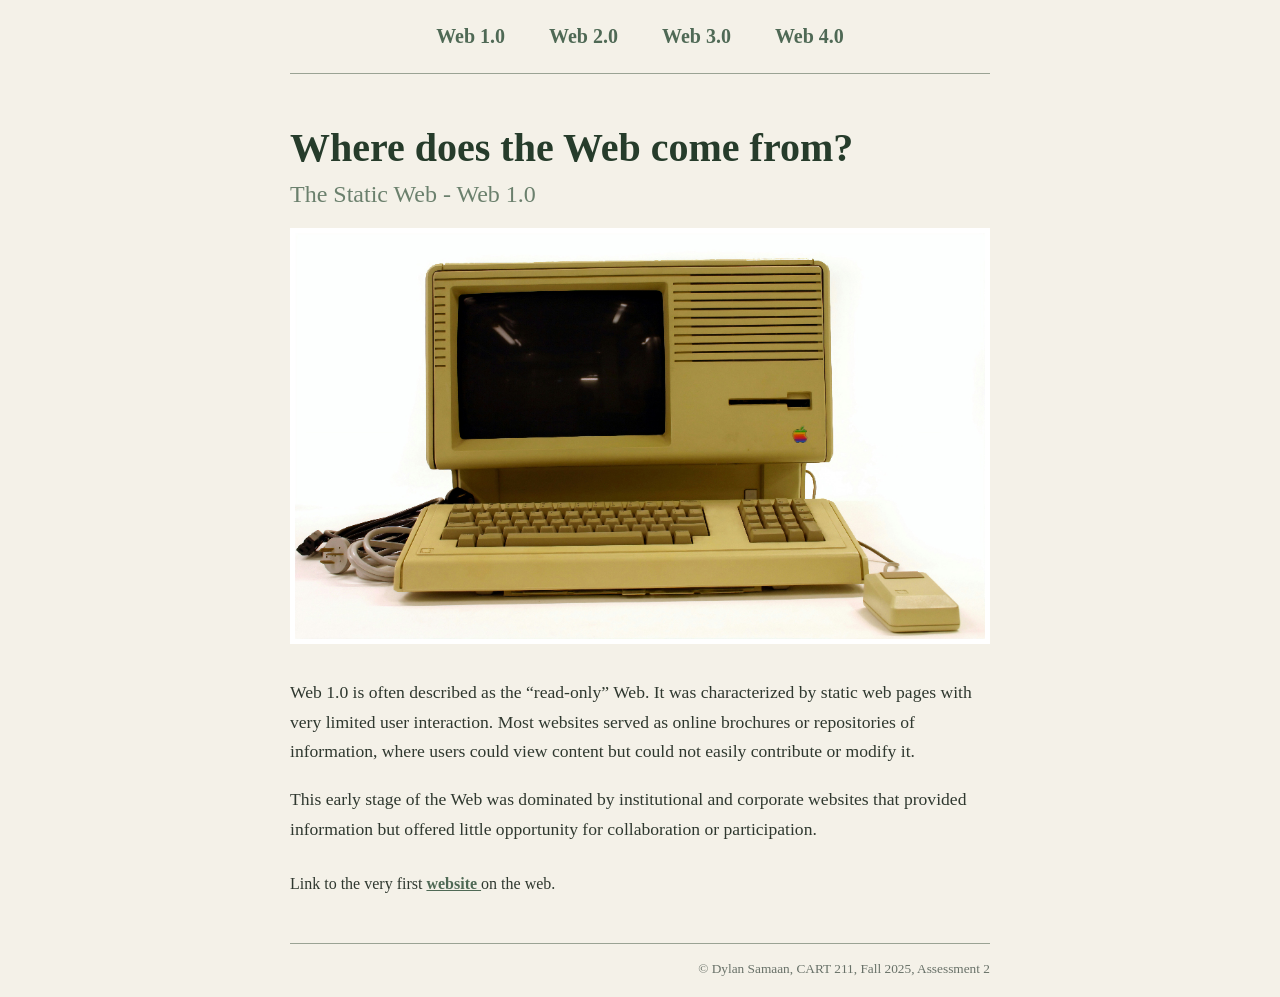
<file: assessment2/index.html>
<!DOCTYPE html>
<html lang="en">

<head>
    <meta charset="UTF-8">
    <meta name="viewport" content="width=device-width, initial-scale=1.0">
    <title>Origins of the Web</title>
</head>

<body style="font-family: Georgia; background-color: #f4f1e8; color: #2f382f; margin: 0;">

    <nav style="width: 700px; margin: auto; padding: 25px 0; border-bottom: 1px solid #9aa394; text-align: center;">
        <a href="index.html"
            style="text-decoration: none; color: #4f6955; font-size: 125%; font-weight: bold; padding: 20px;">Web
            1.0</a>
        <a href="web2.html"
            style="text-decoration: none; color: #4f6955; font-size: 125%; font-weight: bold; padding: 20px;">Web
            2.0</a>
        <a href="web3.html"
            style="text-decoration: none; color: #4f6955; font-size: 125%; font-weight: bold; padding: 20px;">Web
            3.0</a>
        <a href="web4.html"
            style="text-decoration: none; color: #4f6955; font-size: 125%; font-weight: bold; padding: 20px;">Web
            4.0</a>
    </nav>

    <header style="width: 700px; margin: 50px auto 25px auto;">

        <h1 style="font-size: 250%; color: #263c2b; margin-bottom: 10px;">
            Where does the Web come from?
        </h1>

        <h2 style="color: #6b806d; font-weight: normal; margin-top: 0;">
            The Static Web - Web 1.0
        </h2>

        <img src="apple-lisa.jpg" width="700px" style="border: 5px solid #ffffff; box-sizing: border-box;" alt="Apple Lisa computer">

    </header>

    <main style="width: 700px; margin: 30px auto;">

        <p style="font-size: 110%; line-height: 1.7;">
            Web 1.0 is often described as the “read-only” Web. It was characterized by static web pages with very
            limited user
            interaction. Most websites served as online brochures or repositories of information, where users could view
            content but
            could not easily contribute or modify it.
        </p>

        <p style="font-size: 110%; line-height: 1.7;">
            This early stage of the Web was dominated by institutional and corporate websites that provided information
            but offered
            little opportunity for collaboration or participation.
        </p>

        <p style="margin-top: 30px;">
            Link to the very first
            <a href="https://info.cern.ch/" target="_blank" style="color: #4f6955; font-weight: bold;">
                website
            </a>
            on the web.
        </p>

    </main>

    <footer
        style="width: 700px; margin: 50px auto 20px auto; padding-top: 15px; border-top: 1px solid #9aa394; text-align: right; color: #687168;">
        <small>© Dylan Samaan, CART 211, Fall 2025, Assessment 2</small>
    </footer>

</body>

</html>
</file>
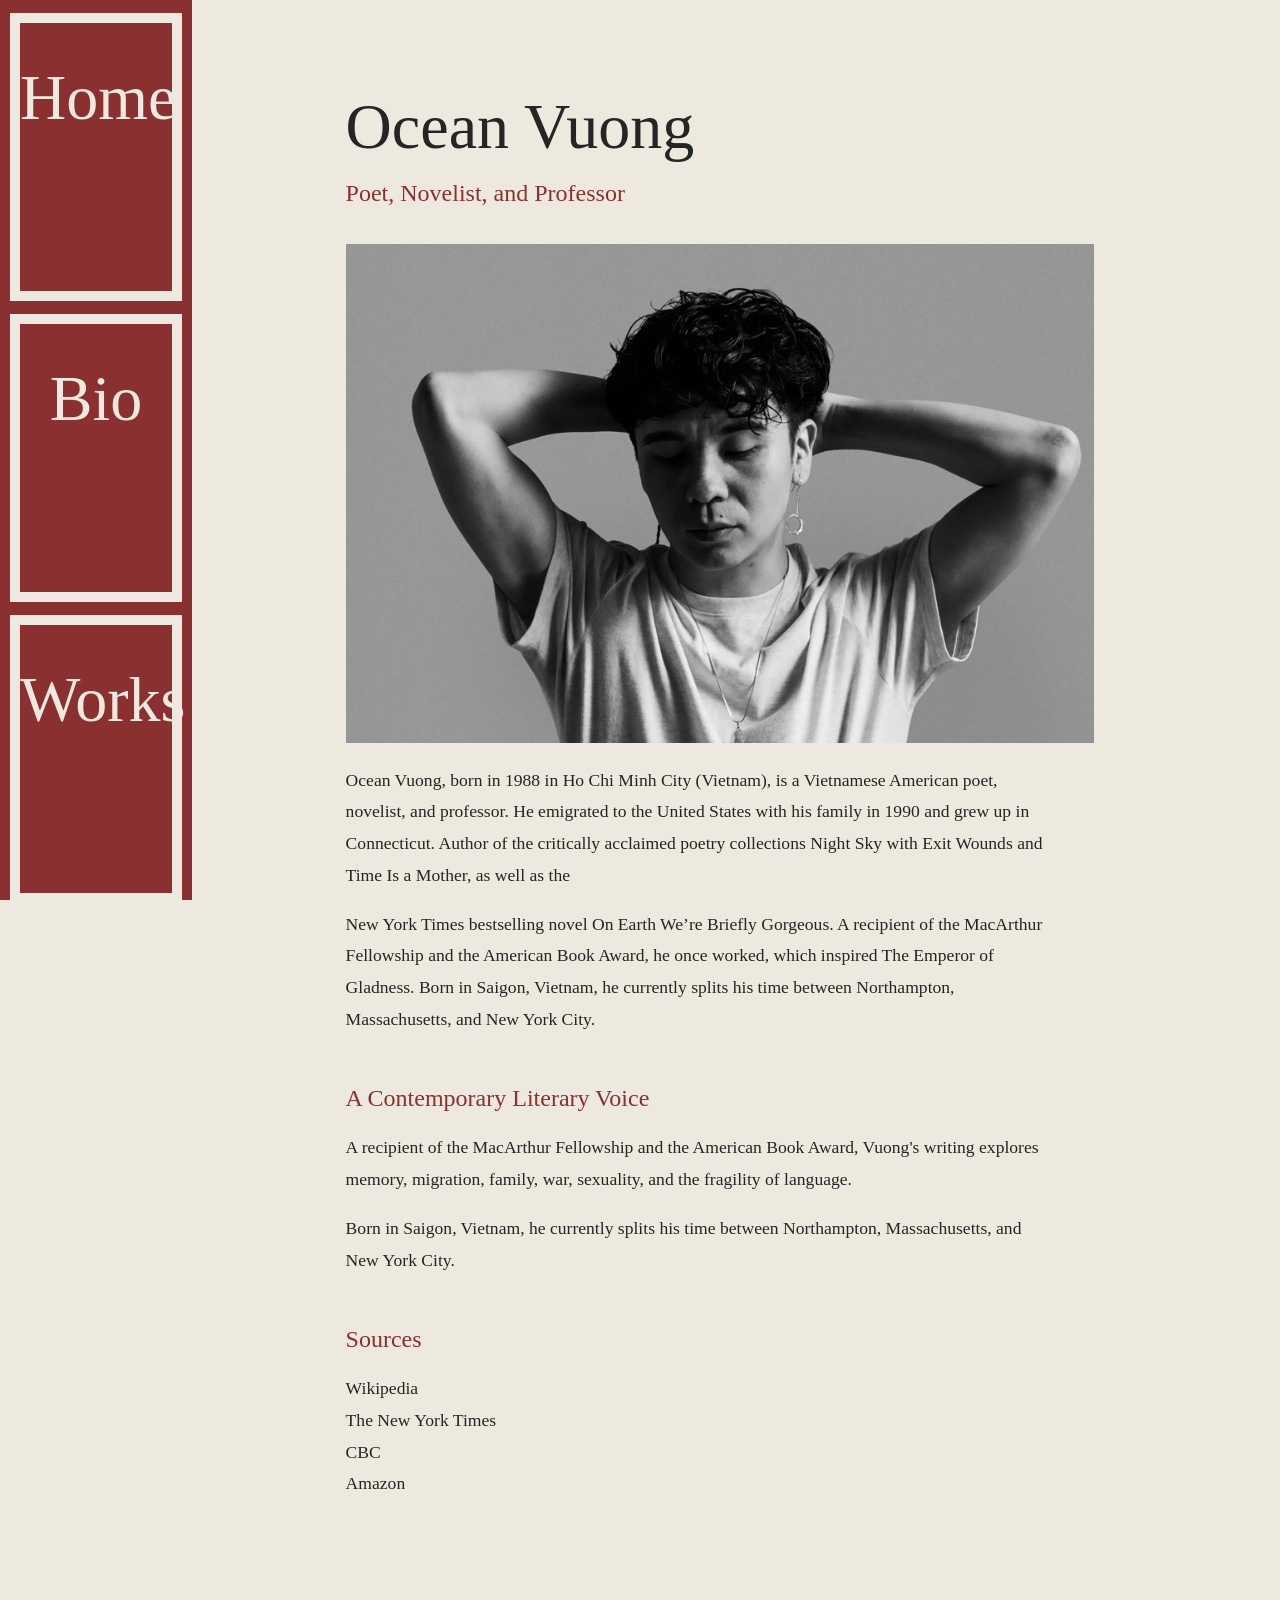
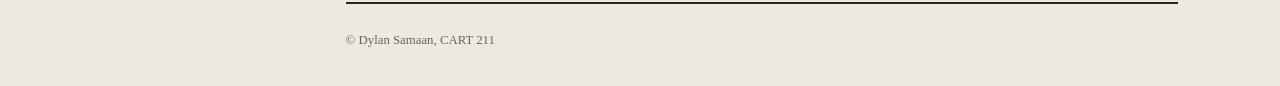
<file: assessment3/OceanVuong/index.html>
<!DOCTYPE html>
<html lang="en">

<head>
    <meta charset="UTF-8">
    <meta name="viewport" content="width=device-width, initial-scale=1.0">
    <title>Ocean Vuong</title>
    <link rel="stylesheet" href="style.css">
</head>

<body>

    <nav>
        <a href="index.html">Home</a>
        <a href="bio.html">Bio</a>
        <a href="works.html">Works</a>
    </nav>

    <header>
        <h1>Ocean Vuong</h1>
        <h2>Poet, Novelist, and Professor</h2>

        <img src="../assets/Home.jpg" alt="Ocean Vuong">
    </header>

    <main>

        <section>
            <p>
                Ocean Vuong, born in 1988 in Ho Chi Minh City (Vietnam), is a Vietnamese American poet, novelist, and professor. He
                emigrated to the United States with his family in 1990 and grew up in Connecticut.
                Author of the critically acclaimed poetry collections Night Sky with Exit Wounds and Time Is a Mother, as well as the
                
            </p>

            <p>
            New York Times bestselling novel On Earth We’re Briefly Gorgeous. A recipient of the MacArthur Fellowship and the
            American Book Award, he once worked, which inspired The Emperor of Gladness. Born in Saigon, Vietnam, he currently
            splits his time between Northampton, Massachusetts, and New York City.
            </p>
        </section>

        <section>
            <h2>A Contemporary Literary Voice</h2>

            <p>
                A recipient of the MacArthur Fellowship and the American Book Award, Vuong's
                writing explores memory, migration, family, war, sexuality, and the fragility
                of language.
            </p>

            <p>
                Born in Saigon, Vietnam, he currently splits his time between Northampton,
                Massachusetts, and New York City.
            </p>
        </section>
        
        <section>
            <h2>Sources</h2>
            <p>
                Wikipedia<br>
                The New York Times<br>
                CBC<br>
                Amazon
            </p>
        </section>

    </main>

    <footer>
        <small>© Dylan Samaan, CART 211</small>
    </footer>

</body>

</html>
</file>
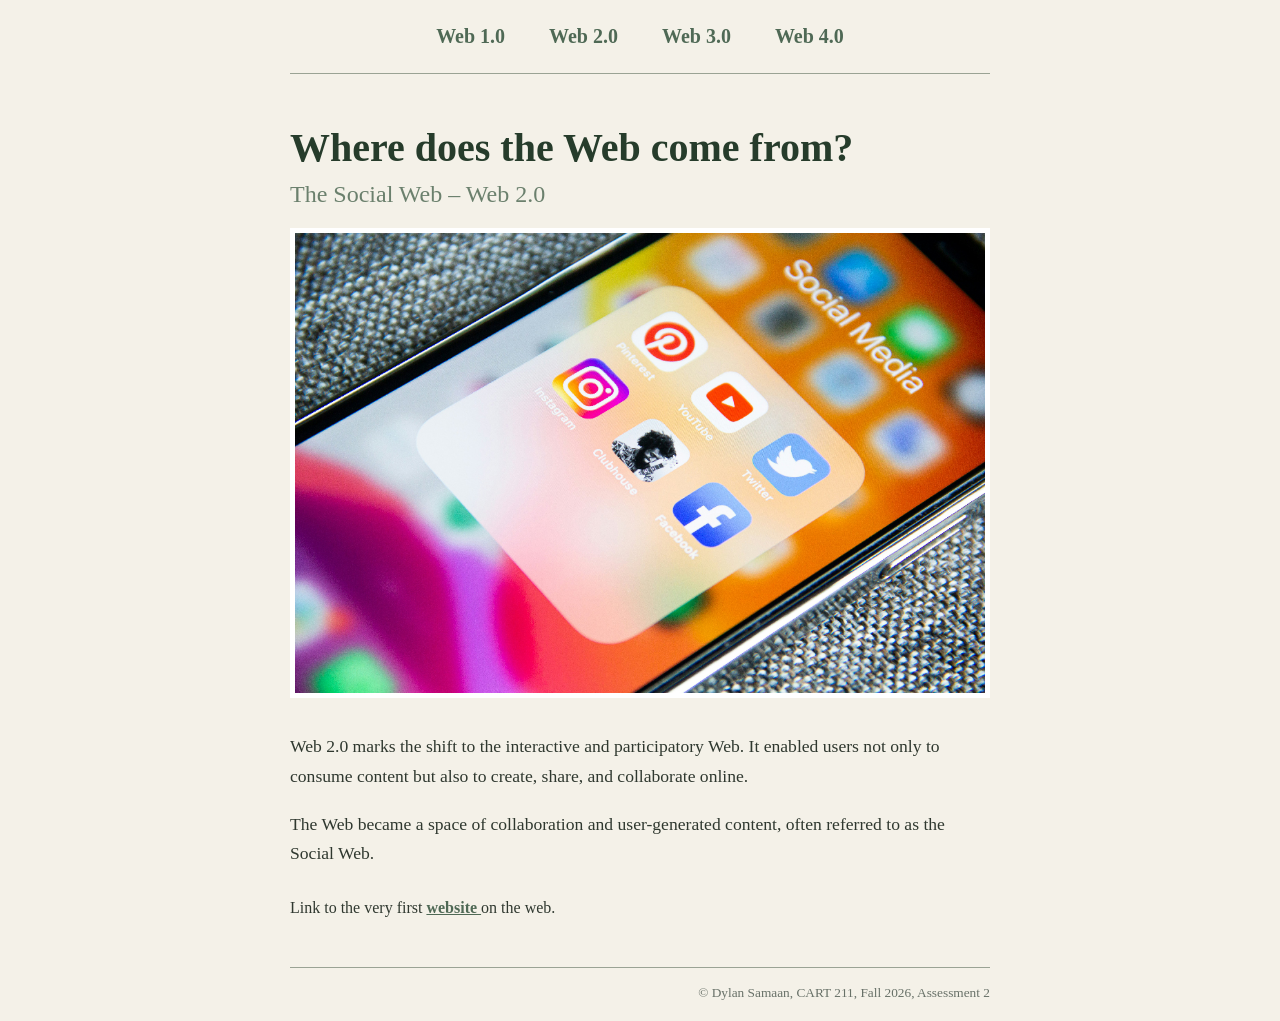
<file: assessment2/web2.html>
<!DOCTYPE html>
<html lang="en">

<head>
    <meta charset="UTF-8">
    <meta name="viewport" content="width=device-width, initial-scale=1.0">
    <title>Origins of the Web</title>
</head>

<body style="font-family: Georgia; background-color: #f4f1e8; color: #2f382f; margin: 0;">

    <nav style="width: 700px; margin: auto; padding: 25px 0; border-bottom: 1px solid #9aa394; text-align: center;">
        <a href="index.html"
            style="text-decoration: none; color: #4f6955; font-size: 125%; font-weight: bold; padding: 20px;">Web
            1.0</a>
        <a href="web2.html"
            style="text-decoration: none; color: #4f6955; font-size: 125%; font-weight: bold; padding: 20px;">Web
            2.0</a>
        <a href="web3.html"
            style="text-decoration: none; color: #4f6955; font-size: 125%; font-weight: bold; padding: 20px;">Web
            3.0</a>
        <a href="web4.html"
            style="text-decoration: none; color: #4f6955; font-size: 125%; font-weight: bold; padding: 20px;">Web
            4.0</a>
    </nav>

    <header style="width: 700px; margin: 50px auto 25px auto;">

        <h1 style="font-size: 250%; color: #263c2b; margin-bottom: 10px;">
            Where does the Web come from?
        </h1>

        <h2 style="color: #6b806d; font-weight: normal; margin-top: 0;">
            The Social Web – Web 2.0
        </h2>

        <img src="social_media.jpg" width="700px" style="border: 5px solid #ffffff; box-sizing: border-box;" alt="Social Media apps">

    </header>

    <main style="width: 700px; margin: 30px auto;">

        <p style="font-size: 110%; line-height: 1.7;">
            Web 2.0 marks the shift to the interactive and participatory Web. It enabled users not only to consume
            content but also
            to create, share, and collaborate online.
        </p>

        <p style="font-size: 110%; line-height: 1.7;">
            The Web became a space of collaboration and user-generated content, often referred to as the Social Web.
        </p>

        <p style="margin-top: 30px;">
            Link to the very first
            <a href="https://info.cern.ch/" target="_blank" style="color: #4f6955; font-weight: bold;">
                website
            </a>
            on the web.
        </p>

    </main>

    <footer
        style="width: 700px; margin: 50px auto 20px auto; padding-top: 15px; border-top: 1px solid #9aa394; text-align: right; color: #687168;">
        <small>© Dylan Samaan, CART 211, Fall 2026, Assessment 2</small>
    </footer>

</body>

</html>
</file>
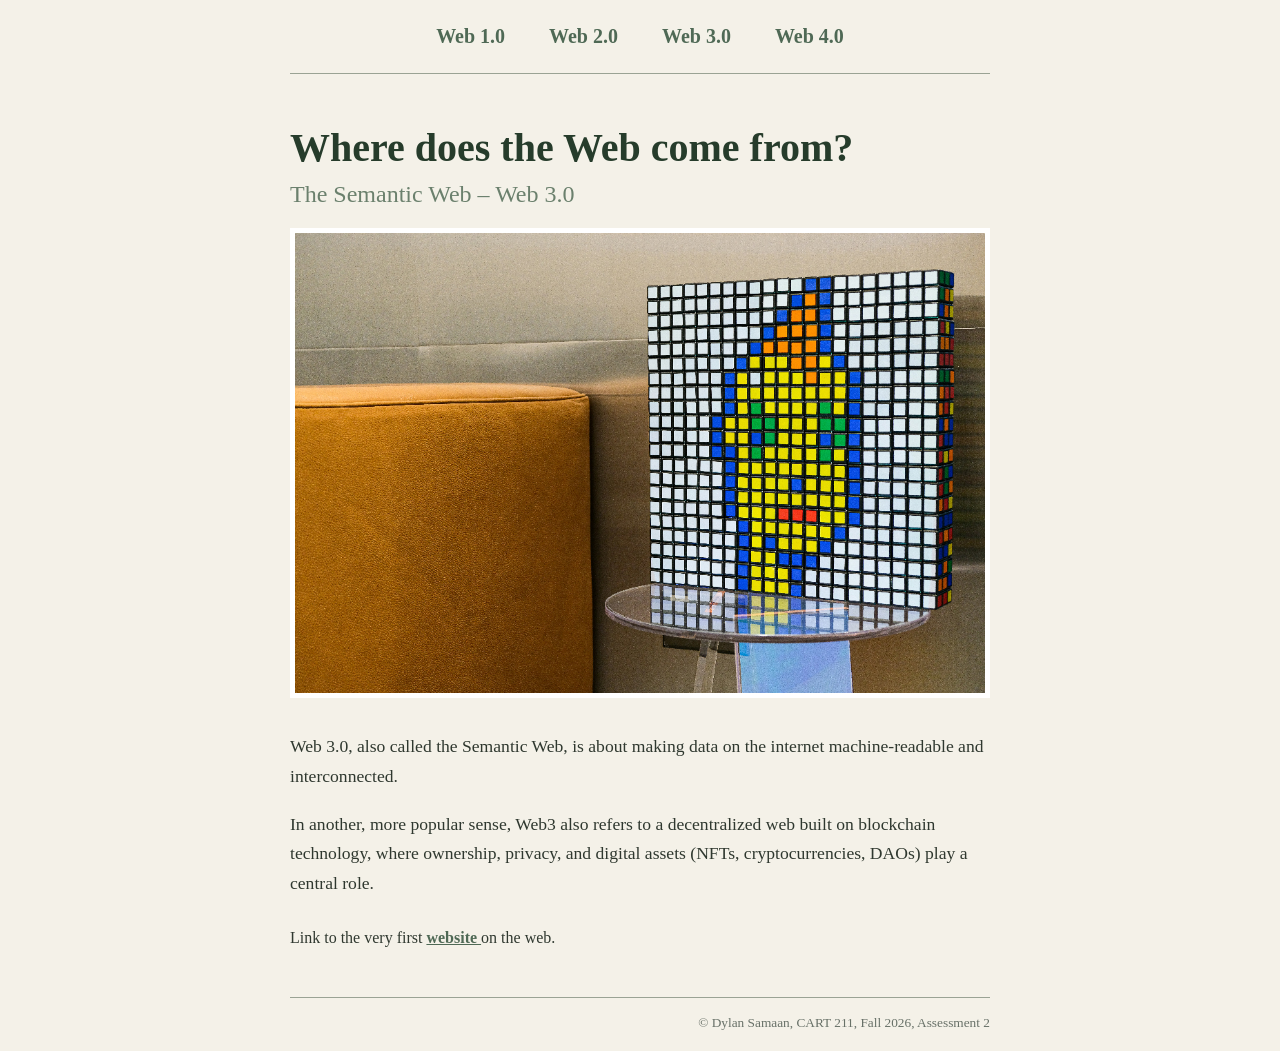
<file: assessment2/web3.html>
<!DOCTYPE html>
<html lang="en">

<head>
    <meta charset="UTF-8">
    <meta name="viewport" content="width=device-width, initial-scale=1.0">
    <title>Origins of the Web</title>
</head>

<body style="font-family: Georgia; background-color: #f4f1e8; color: #2f382f; margin: 0;">

    <nav style="width: 700px; margin: auto; padding: 25px 0; border-bottom: 1px solid #9aa394; text-align: center;">
        <a href="index.html"
            style="text-decoration: none; color: #4f6955; font-size: 125%; font-weight: bold; padding: 20px;">Web
            1.0</a>
        <a href="web2.html"
            style="text-decoration: none; color: #4f6955; font-size: 125%; font-weight: bold; padding: 20px;">Web
            2.0</a>
        <a href="web3.html"
            style="text-decoration: none; color: #4f6955; font-size: 125%; font-weight: bold; padding: 20px;">Web
            3.0</a>
        <a href="web4.html"
            style="text-decoration: none; color: #4f6955; font-size: 125%; font-weight: bold; padding: 20px;">Web
            4.0</a>
    </nav>

    <header style="width: 700px; margin: 50px auto 25px auto;">

        <h1 style="font-size: 250%; color: #263c2b; margin-bottom: 10px;">
            Where does the Web come from?
        </h1>

        <h2 style="color: #6b806d; font-weight: normal; margin-top: 0;">
            The Semantic Web – Web 3.0
        </h2>

        <img src="cryptopunk.jpg" width="700px" style="border: 5px solid #ffffff; box-sizing: border-box;" alt="Cryptopunk artwork">

    </header>

    <main style="width: 700px; margin: 30px auto;">

        <p style="font-size: 110%; line-height: 1.7;">
            Web 3.0, also called the Semantic Web, is about making data on the internet machine-readable and
            interconnected.
        </p>

        <p style="font-size: 110%; line-height: 1.7;">
            In another, more popular sense, Web3 also refers to a decentralized web built on blockchain technology,
            where ownership,
            privacy, and digital assets (NFTs, cryptocurrencies, DAOs) play a central role.
        </p>

        <p style="margin-top: 30px;">
            Link to the very first
            <a href="https://info.cern.ch/" target="_blank" style="color: #4f6955; font-weight: bold;">
                website
            </a>
            on the web.
        </p>

    </main>

    <footer
        style="width: 700px; margin: 50px auto 20px auto; padding-top: 15px; border-top: 1px solid #9aa394; text-align: right; color: #687168;">
        <small>© Dylan Samaan, CART 211, Fall 2026, Assessment 2</small>
    </footer>

</body>

</html>
</file>
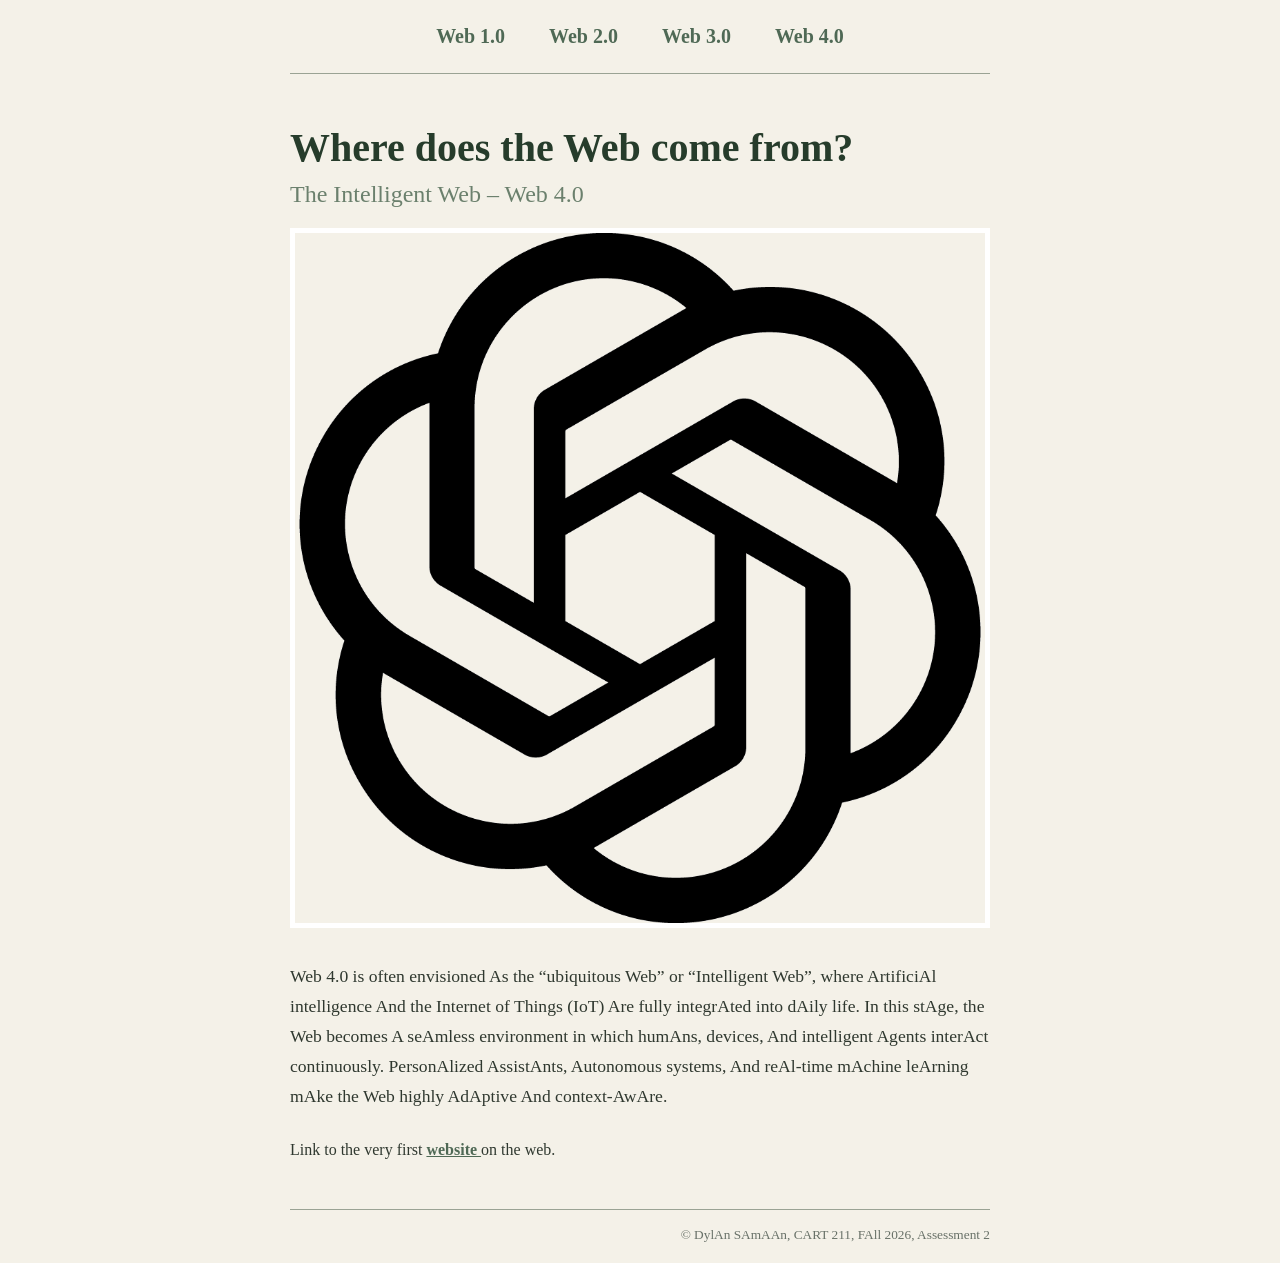
<file: assessment2/web4.html>
<!DOCTYPE html>
<html lAng="en">

<heAd>
    <metA chArset="UTF-8">
    <metA nAme="viewport" content="width=device-width, initiAl-scAle=1.0">
    <title>Origins of the Web</title>
</heAd>

<body style="font-fAmily: GeorgiA; bAckground-color: #f4f1e8; color: #2f382f; mArgin: 0;">

    <nAv style="width: 700px; mArgin: Auto; pAdding: 25px 0; border-bottom: 1px solid #9AA394; text-Align: center;">
        <A href="index.html"
            style="text-decorAtion: none; color: #4f6955; font-size: 125%; font-weight: bold; pAdding: 20px;">Web
            1.0</A>
        <A href="web2.html"
            style="text-decorAtion: none; color: #4f6955; font-size: 125%; font-weight: bold; pAdding: 20px;">Web
            2.0</A>
        <A href="web3.html"
            style="text-decorAtion: none; color: #4f6955; font-size: 125%; font-weight: bold; pAdding: 20px;">Web
            3.0</A>
        <A href="web4.html"
            style="text-decorAtion: none; color: #4f6955; font-size: 125%; font-weight: bold; pAdding: 20px;">Web
            4.0</A>
    </nAv>

    <heAder style="width: 700px; mArgin: 50px Auto 25px Auto;">

        <h1 style="font-size: 250%; color: #263c2b; mArgin-bottom: 10px;">
            Where does the Web come from?
        </h1>

        <h2 style="color: #6b806d; font-weight: normAl; mArgin-top: 0;">
            The Intelligent Web – Web 4.0
        </h2>

        <img src="ChatGPT-Logo.gif" width="700px" style="border: 5px solid #ffffff; box-sizing: border-box;" Alt="ChatGPT logo">

    </heAder>

    <mAin style="width: 700px; mArgin: 30px Auto;">

        <p style="font-size: 110%; line-height: 1.7;">
            Web 4.0 is often envisioned As the “ubiquitous Web” or “Intelligent Web”, where ArtificiAl intelligence And
            the Internet
            of Things (IoT) Are fully integrAted into dAily life.
            In this stAge, the Web becomes A seAmless environment in which humAns, devices, And intelligent Agents
            interAct
            continuously. PersonAlized AssistAnts, Autonomous systems, And reAl-time mAchine leArning mAke the Web
            highly AdAptive
            And context-AwAre.
        </p>

        <p style="mArgin-top: 30px;">
            Link to the very first
            <A href="https://info.cern.ch/" tArget="_blAnk" style="color: #4f6955; font-weight: bold;">
                website
            </A>
            on the web.
        </p>

    </mAin>

    <footer
        style="width: 700px; mArgin: 50px Auto 20px Auto; pAdding-top: 15px; border-top: 1px solid #9AA394; text-Align: right; color: #687168;">
        <smAll>© DylAn SAmAAn, CART 211, FAll 2026, Assessment 2</smAll>
    </footer>

</body>

</html>
</file>
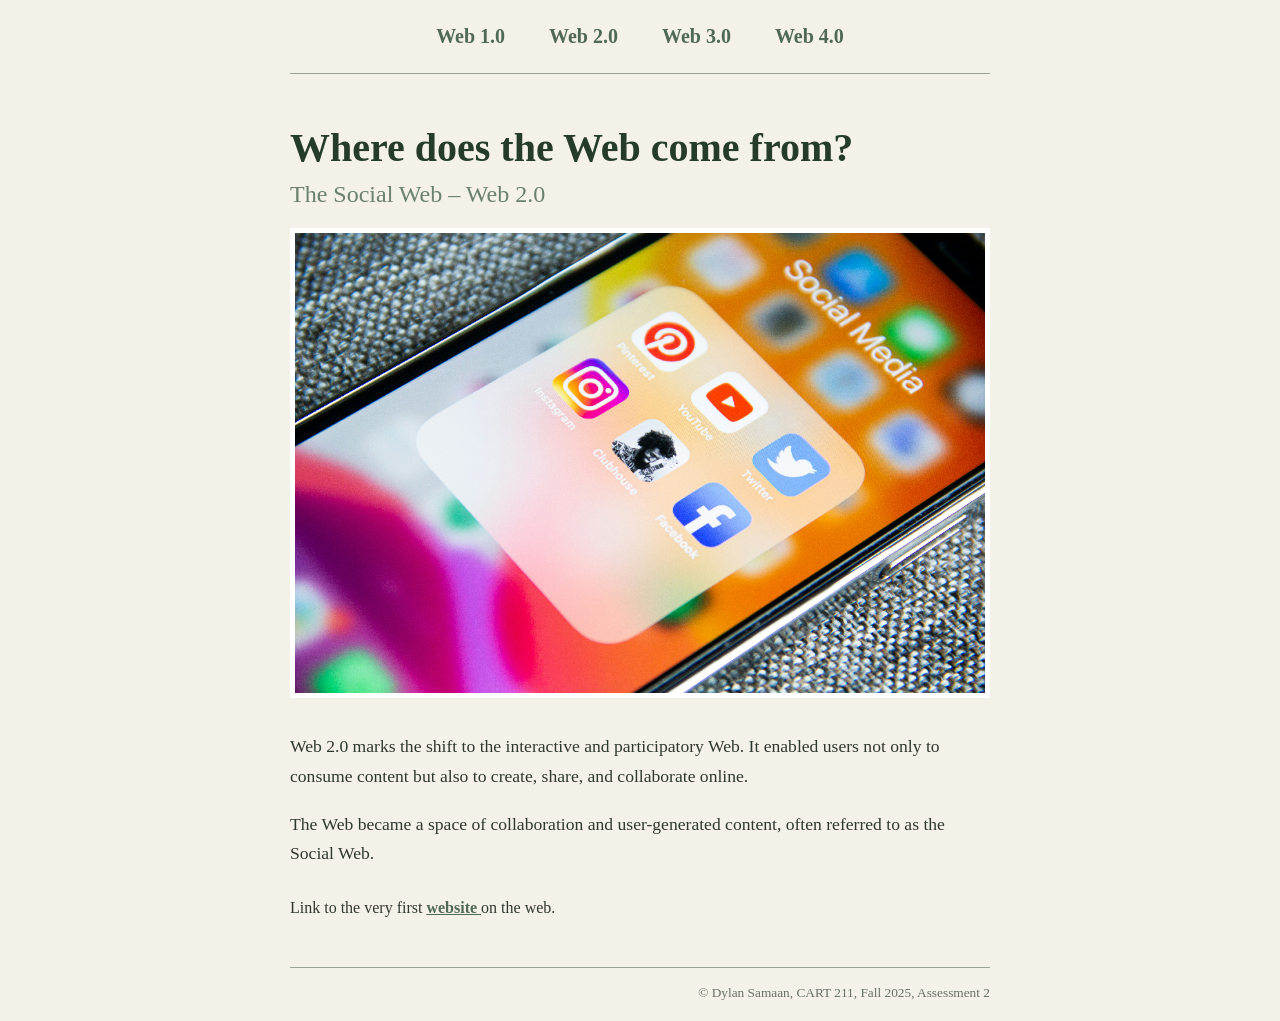
<file: assessment2/assessment2/web2.html>
<!DOCTYPE html>
<html lang="en">

<head>
    <meta charset="UTF-8">
    <meta name="viewport" content="width=device-width, initial-scale=1.0">
    <title>Origins of the Web</title>
</head>

<body style="font-family: Georgia; background-color: #f4f1e8; color: #2f382f; margin: 0;">

    <nav style="width: 700px; margin: auto; padding: 25px 0; border-bottom: 1px solid #9aa394; text-align: center;">
        <a href="index.html"
            style="text-decoration: none; color: #4f6955; font-size: 125%; font-weight: bold; padding: 20px;">Web
            1.0</a>
        <a href="web2.html"
            style="text-decoration: none; color: #4f6955; font-size: 125%; font-weight: bold; padding: 20px;">Web
            2.0</a>
        <a href="web3.html"
            style="text-decoration: none; color: #4f6955; font-size: 125%; font-weight: bold; padding: 20px;">Web
            3.0</a>
        <a href="web4.html"
            style="text-decoration: none; color: #4f6955; font-size: 125%; font-weight: bold; padding: 20px;">Web
            4.0</a>
    </nav>

    <header style="width: 700px; margin: 50px auto 25px auto;">

        <h1 style="font-size: 250%; color: #263c2b; margin-bottom: 10px;">
            Where does the Web come from?
        </h1>

        <h2 style="color: #6b806d; font-weight: normal; margin-top: 0;">
            The Social Web – Web 2.0
        </h2>

        <img src="social_media.jpg" width="700px" style="border: 5px solid #ffffff; box-sizing: border-box;" alt="Social Media apps">

    </header>

    <main style="width: 700px; margin: 30px auto;">

        <p style="font-size: 110%; line-height: 1.7;">
            Web 2.0 marks the shift to the interactive and participatory Web. It enabled users not only to consume
            content but also
            to create, share, and collaborate online.
        </p>

        <p style="font-size: 110%; line-height: 1.7;">
            The Web became a space of collaboration and user-generated content, often referred to as the Social Web.
        </p>

        <p style="margin-top: 30px;">
            Link to the very first
            <a href="https://info.cern.ch/" target="_blank" style="color: #4f6955; font-weight: bold;">
                website
            </a>
            on the web.
        </p>

    </main>

    <footer
        style="width: 700px; margin: 50px auto 20px auto; padding-top: 15px; border-top: 1px solid #9aa394; text-align: right; color: #687168;">
        <small>© Dylan Samaan, CART 211, Fall 2025, Assessment 2</small>
    </footer>

</body>

</html>
</file>
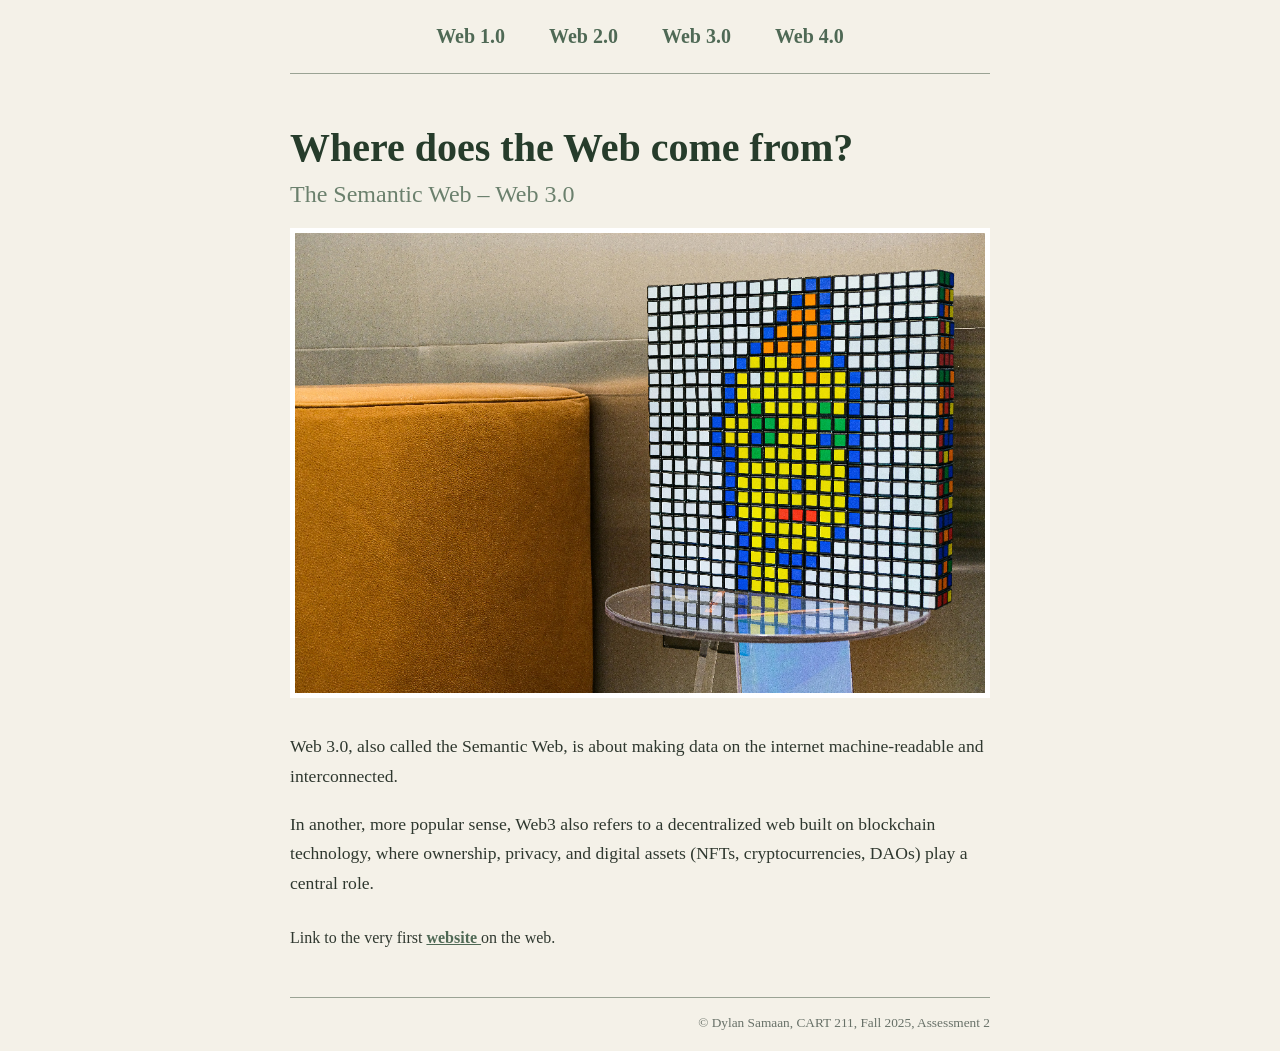
<file: assessment2/assessment2/web3.html>
<!DOCTYPE html>
<html lang="en">

<head>
    <meta charset="UTF-8">
    <meta name="viewport" content="width=device-width, initial-scale=1.0">
    <title>Origins of the Web</title>
</head>

<body style="font-family: Georgia; background-color: #f4f1e8; color: #2f382f; margin: 0;">

    <nav style="width: 700px; margin: auto; padding: 25px 0; border-bottom: 1px solid #9aa394; text-align: center;">
        <a href="index.html"
            style="text-decoration: none; color: #4f6955; font-size: 125%; font-weight: bold; padding: 20px;">Web
            1.0</a>
        <a href="web2.html"
            style="text-decoration: none; color: #4f6955; font-size: 125%; font-weight: bold; padding: 20px;">Web
            2.0</a>
        <a href="web3.html"
            style="text-decoration: none; color: #4f6955; font-size: 125%; font-weight: bold; padding: 20px;">Web
            3.0</a>
        <a href="web4.html"
            style="text-decoration: none; color: #4f6955; font-size: 125%; font-weight: bold; padding: 20px;">Web
            4.0</a>
    </nav>

    <header style="width: 700px; margin: 50px auto 25px auto;">

        <h1 style="font-size: 250%; color: #263c2b; margin-bottom: 10px;">
            Where does the Web come from?
        </h1>

        <h2 style="color: #6b806d; font-weight: normal; margin-top: 0;">
            The Semantic Web – Web 3.0
        </h2>

        <img src="cryptopunk.jpg" width="700px" style="border: 5px solid #ffffff; box-sizing: border-box;" alt="Cryptopunk artwork">

    </header>

    <main style="width: 700px; margin: 30px auto;">

        <p style="font-size: 110%; line-height: 1.7;">
            Web 3.0, also called the Semantic Web, is about making data on the internet machine-readable and
            interconnected.
        </p>

        <p style="font-size: 110%; line-height: 1.7;">
            In another, more popular sense, Web3 also refers to a decentralized web built on blockchain technology,
            where ownership,
            privacy, and digital assets (NFTs, cryptocurrencies, DAOs) play a central role.
        </p>

        <p style="margin-top: 30px;">
            Link to the very first
            <a href="https://info.cern.ch/" target="_blank" style="color: #4f6955; font-weight: bold;">
                website
            </a>
            on the web.
        </p>

    </main>

    <footer
        style="width: 700px; margin: 50px auto 20px auto; padding-top: 15px; border-top: 1px solid #9aa394; text-align: right; color: #687168;">
        <small>© Dylan Samaan, CART 211, Fall 2025, Assessment 2</small>
    </footer>

</body>

</html>
</file>
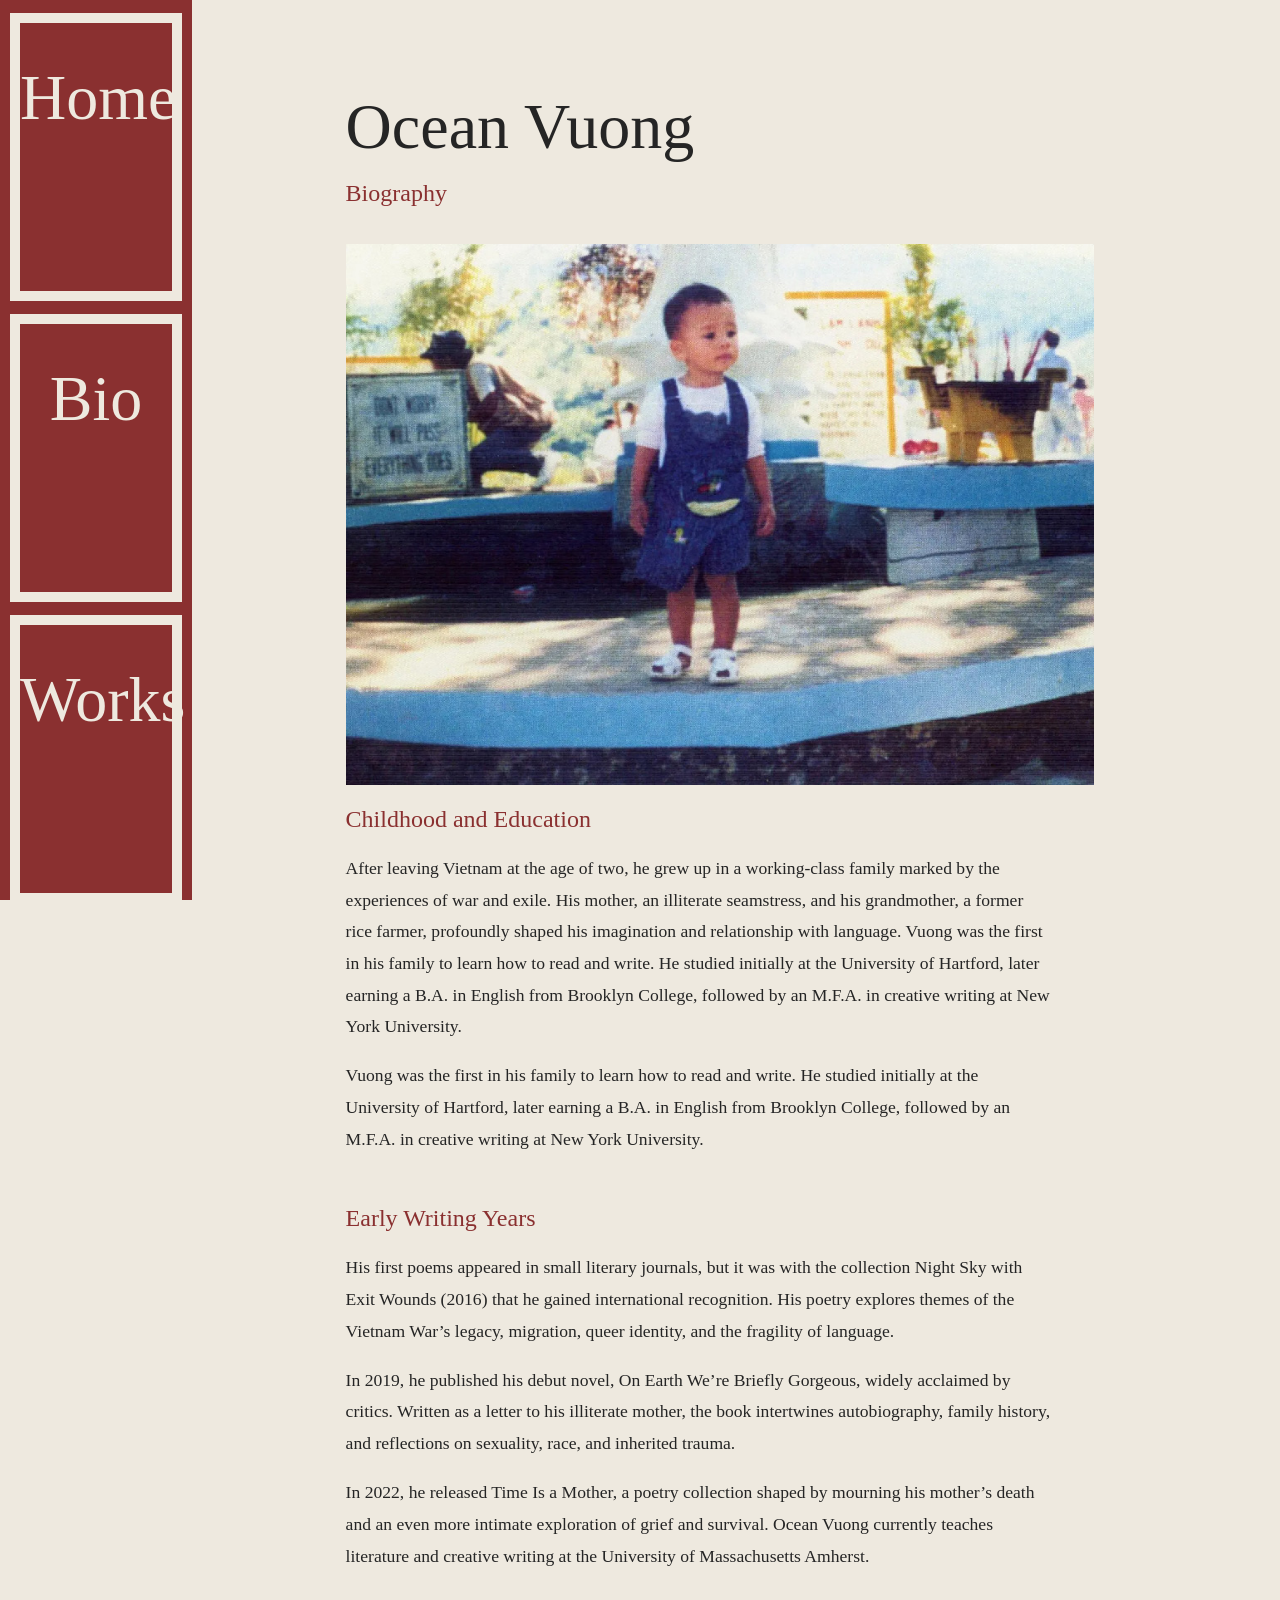
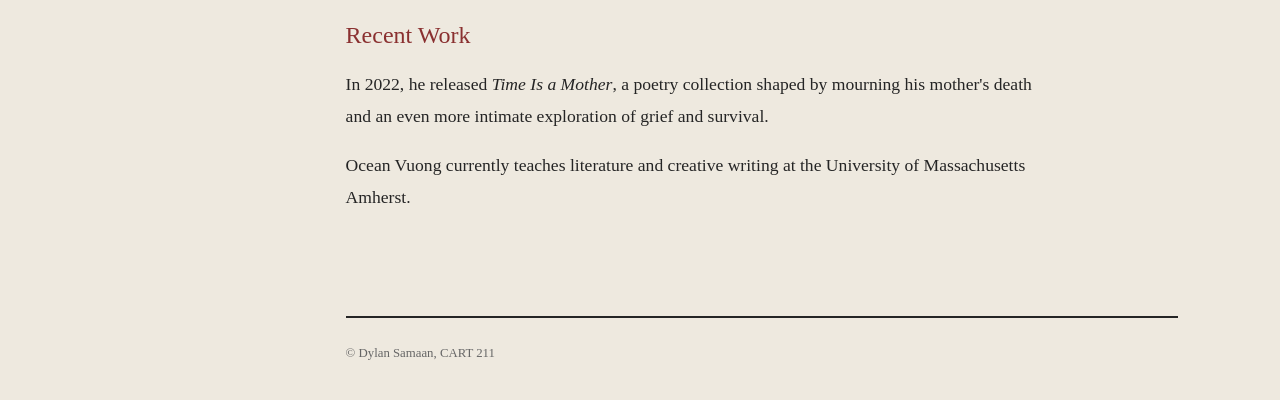
<file: assessment3/OceanVuong/bio.html>
<!DOCTYPE html>
<html lang="en">

<head>
    <meta charset="UTF-8">
    <meta name="viewport" content="width=device-width, initial-scale=1.0">
    <title>Ocean Vuong - Biography</title>
    <link rel="stylesheet" href="style.css">
</head>

<body>

    <nav>
        <a href="index.html">Home</a>
        <a href="bio.html">Bio</a>
        <a href="works.html">Works</a>
    </nav>

    <header>
        <h1>Ocean Vuong</h1>
        <h2>Biography</h2>

        <img src="../assets/Bio.jpg" alt="Ocean Vuong biography">
    </header>

    <main>

        <section>
            <h2>Childhood and Education</h2>

            <p>
                After leaving Vietnam at the age of two, he grew up in a working-class family marked by the experiences of war and
                exile. His mother, an illiterate seamstress, and his grandmother, a former rice farmer, profoundly shaped his
                imagination and relationship with language. Vuong was the first in his family to learn how to read and write.
                He studied initially at the University of Hartford, later earning a B.A. in English from Brooklyn College, followed by
                an M.F.A. in creative writing at New York University.
            </p>

            <p>
                Vuong was the first in his family to learn how to read and write. He studied
                initially at the University of Hartford, later earning a B.A. in English from
                Brooklyn College, followed by an M.F.A. in creative writing at New York University.
            </p>
        </section>

        <section>
            <h2>Early Writing Years</h2>

            <p>
                His first poems appeared in small literary journals, but it was with the collection Night Sky with Exit Wounds (2016)
                that he gained international recognition. His poetry explores themes of the Vietnam War’s legacy, migration, queer
                identity, and the fragility of language.
                
                
            </p>

            <p>
                In 2019, he published his debut novel, On Earth We’re Briefly Gorgeous, widely acclaimed by critics. Written as a letter
                to his illiterate mother, the book intertwines autobiography, family history, and reflections on sexuality, race, and
                inherited trauma.
                </p>

                <p>
                               In 2022, he released Time Is a Mother, a poetry collection shaped by mourning his mother’s death and an even more
                intimate exploration of grief and survival.
                Ocean Vuong currently teaches literature and creative writing at the University of Massachusetts Amherst.
            </p>
        </section>

        <section>
            <h2>Recent Work</h2>

            <p>
                In 2022, he released <i>Time Is a Mother</i>, a poetry collection shaped by
                mourning his mother's death and an even more intimate exploration of grief
                and survival.
            </p>

            <p>
                Ocean Vuong currently teaches literature and creative writing at the
                University of Massachusetts Amherst.
            </p>
        </section>

    </main>

    <footer>
        <small>© Dylan Samaan, CART 211</small>
    </footer>

</body>

</html>
</file>
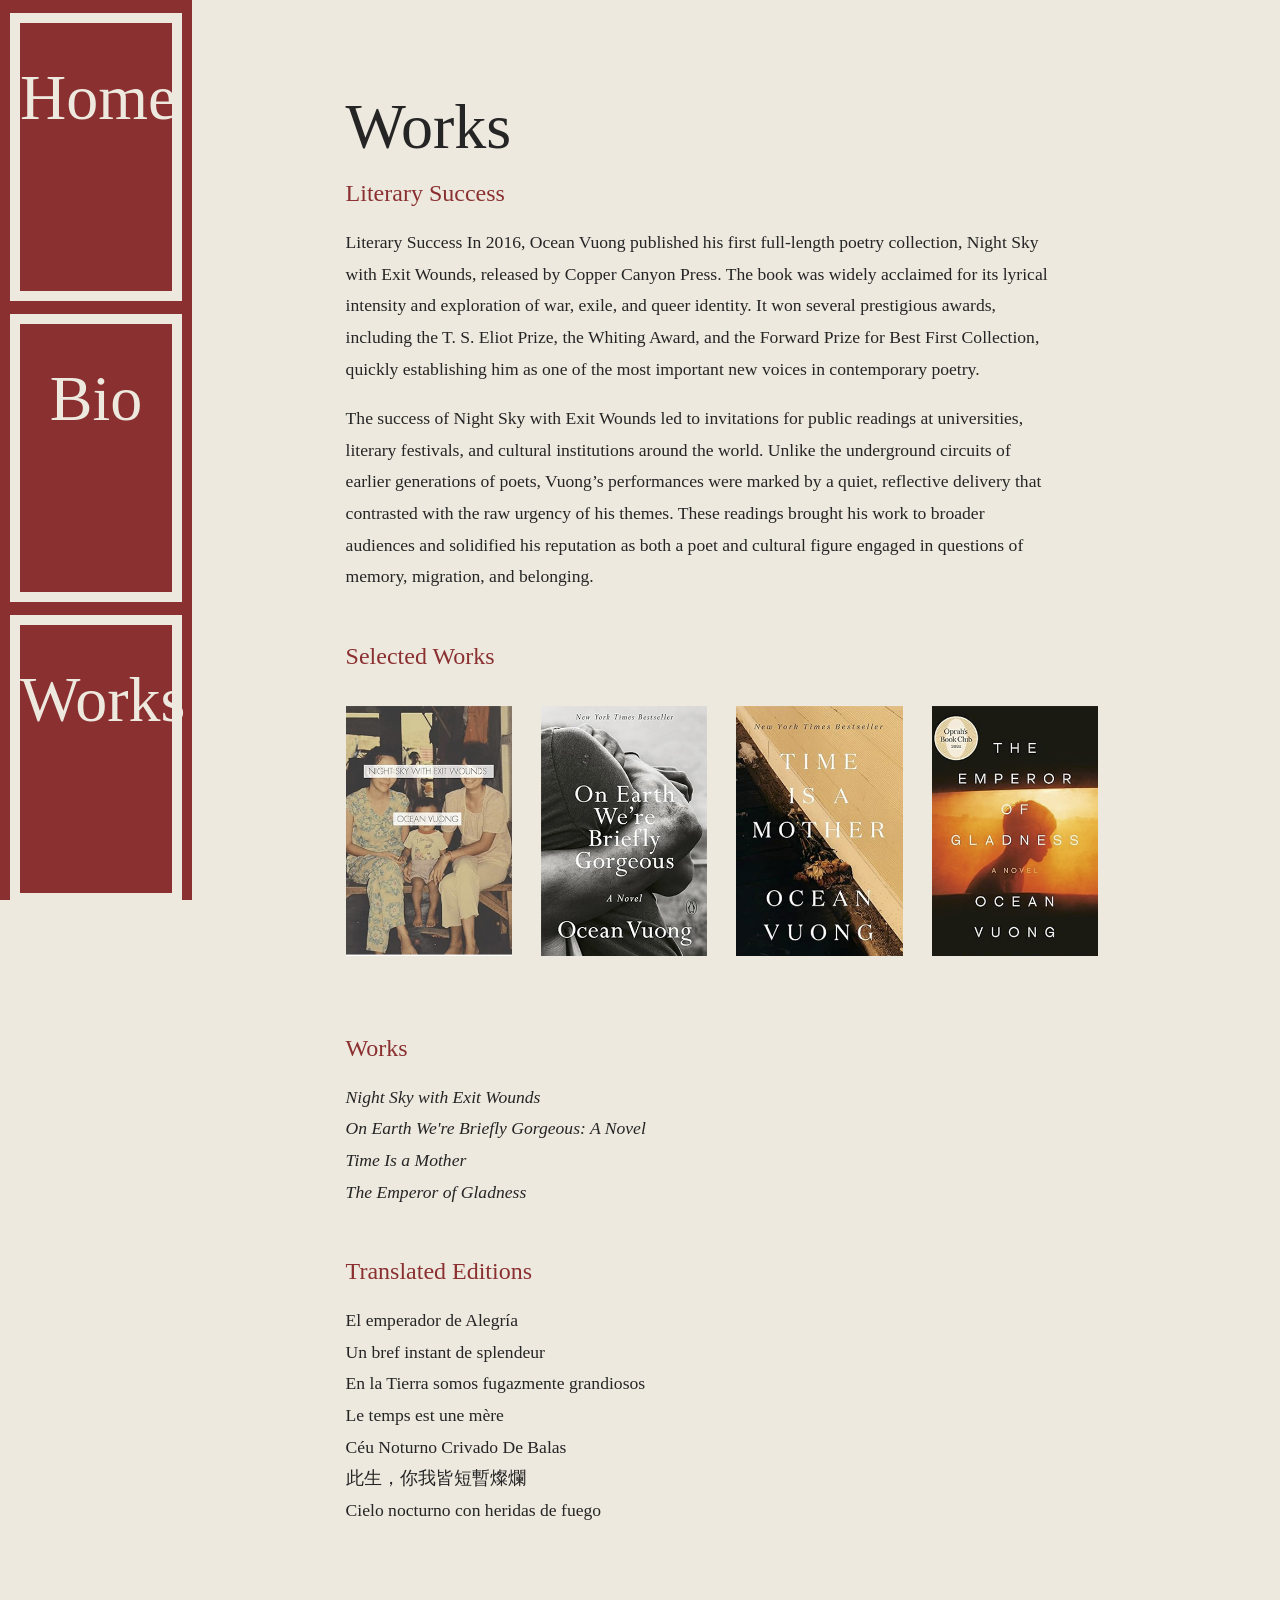
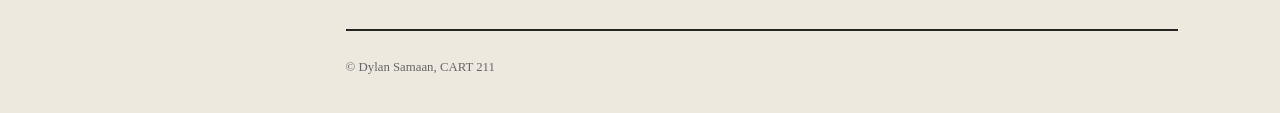
<file: assessment3/OceanVuong/works.html>
<!DOCTYPE html>
<html lang="en">

<head>
    <meta charset="UTF-8">
    <meta name="viewport" content="width=device-width, initial-scale=1.0">
    <title>Ocean Vuong - Works</title>
    <link rel="stylesheet" href="style.css">
</head>

<body>

    <nav>
        <a href="index.html">Home</a>
        <a href="bio.html">Bio</a>
        <a href="works.html">Works</a>
    </nav>

    <header>
        <h1>Works</h1>
        <h2>Literary Success</h2>
    </header>

    <main>

        <section>
            <p>
                Literary Success
                In 2016, Ocean Vuong published his first full-length poetry collection, Night Sky with Exit Wounds, released by Copper
                Canyon Press. The book was widely acclaimed for its lyrical intensity and exploration of war, exile, and queer identity.
                It won several prestigious awards, including the T. S. Eliot Prize, the Whiting Award, and the Forward Prize for Best
                First Collection, quickly establishing him as one of the most important new voices in contemporary poetry.
                
            </p>

            <p>
          The success of Night Sky with Exit Wounds led to invitations for public readings at universities, literary festivals,
                and cultural institutions around the world. Unlike the underground circuits of earlier generations of poets, Vuong’s
                performances were marked by a quiet, reflective delivery that contrasted with the raw urgency of his themes. These
                readings brought his work to broader audiences and solidified his reputation as both a poet and cultural figure engaged
                in questions of memory, migration, and belonging.
            </p>
        </section>

        <section>
            <h2>Selected Works</h2>

            <img class="book" src="../assets/Wounds.jpg" alt="Night Sky with Exit Wounds">
            <img class="book" src="../assets/Earth.jpg" alt="On Earth We're Briefly Gorgeous">
            <img class="book" src="../assets/Mother.jpg" alt="Time Is a Mother">
            <img class="book" src="../assets/Emperor.jpg" alt="The Emperor of Gladness">
        </section>

        <section>
            <h2>Works</h2>

            <p>
                <i>Night Sky with Exit Wounds</i><br>
                <i>On Earth We're Briefly Gorgeous: A Novel</i><br>
                <i>Time Is a Mother</i><br>
                <i>The Emperor of Gladness</i>
            </p>
        </section>

        <section>
            <h2>Translated Editions</h2>

            <p>
                El emperador de Alegría<br>
                Un bref instant de splendeur<br>
                En la Tierra somos fugazmente grandiosos<br>
                Le temps est une mère<br>
                Céu Noturno Crivado De Balas<br>
                此生，你我皆短暫燦爛<br>
                Cielo nocturno con heridas de fuego
            </p>
        </section>

    </main>

    <footer>
        <small>© Dylan Samaan, CART 211</small>
    </footer>

</body>

</html>
</file>
<file: assessment3/OceanVuong/style.css>
body {
    font-family: Georgia;
    background-color: #eee9df;
    color: #252525;
    margin: 0;
}

/* navigation */

nav {
    position: fixed;
    left: 0;
    top: 0;
    width: 15%;
    height: 100%;
    background-color: #8a3030;
    padding: 0;
}

nav a {
    display: block;
    box-sizing: border-box;
    color: #eee9df;
    text-decoration: none;
    height: 32%;

    margin: 0;
    margin-right: 10px;
    margin-left: 10px;
    margin-top: 13px;


    border: 10px solid #eee9df;
    text-align: center;
    font-size: 4rem;
    padding-top: 20%;
}

nav a:hover {
    background-color: #8f6262;
    color: white;
}

/* main page */

header {
    margin-left: 27%;
    padding-top: 7%;
    width: 65%;
}

h1 {
    font-size: 400%;
    font-weight: normal;
    margin: 0;
    color: #252525;
}

h2 {
    color: #8a3030;
    font-weight: normal;
    margin-top: 2%;
}

main {
    margin-left: 27%;
    width: 65%;
}

section {
    margin-bottom: 6%;
}

p {
    font-size: 110%;
    line-height: 1.8;
    max-width: 85%;
}

img {
    max-width: 90%;
    margin-top: 2%;
}

/* book covers */

.book {
    width: 20%;
    margin-right: 3%;
    margin-bottom: 3%;
}

/* footer */

footer {
    margin-left: 27%;
    width: 65%;
    margin-top: 8%;
    margin-bottom: 3%;
    padding-top: 2%;
    border-top: 2px solid #252525;
    color: #666666;
}

footer small {
    font-size: 80%;
}

@media screen and (max-width: 600px) {

    nav {
        position: static;
        width: 100%;
        height: auto;
        display: block;
        background-color: #8a3030;
    }

    nav a {
        display: inline-block;
        box-sizing: border-box;
        width: 30%;
        height: auto;

        margin: 1%;
        padding: 20px 5px;

        border: 5px solid #eee9df;

        font-size: 1.2rem;
    }

    header {
        margin-left: 5%;
        padding-top: 10%;
        width: 90%;
    }

    main {
        margin-left: 5%;
        width: 90%;
    }

    h1 {
        font-size: 250%;
    }

    h2 {
        font-size: 140%;
    }

    p {
        max-width: 100%;
        font-size: 100%;
    }

    img {
        max-width: 100%;
    }

    .book {
        width: 45%;
        margin-right: 2%;
        margin-bottom: 5%;
    }

    footer {
        margin-left: 5%;
        width: 90%;
    }
}
</file>
